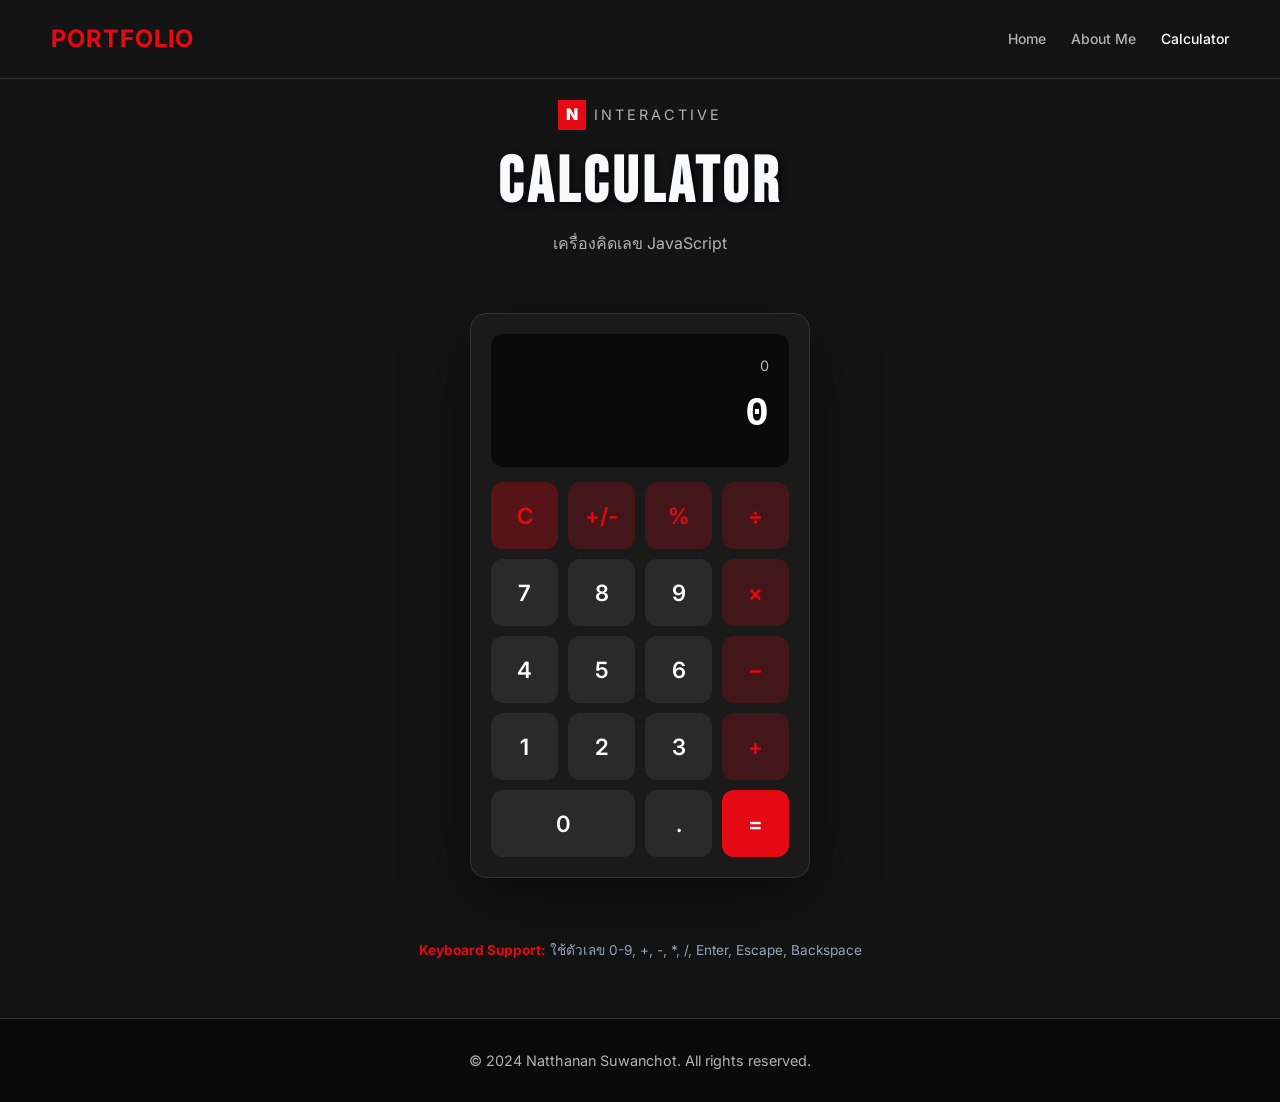
<file: calculator.html>
<!DOCTYPE html>
<html lang="th">
<head>
    <!-- 
        ============================================
        META TAGS
        กำหนดการเข้ารหัสและการแสดงผล
        ============================================
    -->
    <meta charset="UTF-8">
    <meta name="viewport" content="width=device-width, initial-scale=1.0">
    <meta name="description" content="เครื่องคิดเลข JavaScript - Natthanan Suwanchot">
    <title>เครื่องคิดเลข | Natthanan Suwanchot</title>
    
    <!-- 
        ============================================
        EXTERNAL FONTS
        โหลดฟอนต์ Bebas Neue และ Inter
        ============================================
    -->
    <link rel="preconnect" href="https://fonts.googleapis.com">
    <link rel="preconnect" href="https://fonts.gstatic.com" crossorigin>
    <link href="https://fonts.googleapis.com/css2?family=Bebas+Neue&family=Inter:wght@300;400;500;600;700&display=swap" rel="stylesheet">
    
    <!-- CSS หลัก -->
    <link rel="stylesheet" href="css/style.css">
    
    <!-- 
        ============================================
        NETFLIX-STYLE CSS สำหรับหน้า Calculator
        ============================================
    -->
    <style>
        /* ===== CSS Variables - Netflix Theme ===== */
        .netflix-calc {
            --netflix-red: #e50914;
            --netflix-dark: #141414;
            --netflix-darker: #0a0a0a;
            --netflix-card: #1a1a1a;
            --netflix-text: #ffffff;
            --netflix-gray: #b3b3b3;
            --netflix-border: #333333;
            font-family: 'Inter', 'Helvetica Neue', sans-serif;
            background-color: var(--netflix-dark);
            color: var(--netflix-text);
            min-height: 100vh;
            display: flex;
            flex-direction: column;
        }
        
        /* ===== NAVIGATION ===== */
        .netflix-nav {
            position: fixed;
            top: 0;
            left: 0;
            right: 0;
            z-index: 100;
            padding: 20px 4%;
            display: flex;
            justify-content: space-between;
            align-items: center;
            background-color: var(--netflix-dark);
            border-bottom: 1px solid var(--netflix-border);
        }
        
        .netflix-nav__logo {
            font-size: 1.5rem;
            font-weight: 700;
            color: var(--netflix-red);
            letter-spacing: 1px;
            text-transform: uppercase;
            text-decoration: none;
        }
        
        .netflix-nav__menu {
            display: flex;
            gap: 25px;
            list-style: none;
            margin: 0;
            padding: 0;
        }
        
        .netflix-nav__link {
            color: var(--netflix-gray);
            font-size: 14px;
            font-weight: 500;
            text-decoration: none;
            transition: color 0.2s ease;
        }
        
        .netflix-nav__link:hover,
        .netflix-nav__link--active {
            color: var(--netflix-text);
        }
        
        /* ===== MAIN CONTAINER ===== */
        .calc-container {
            flex: 1;
            display: flex;
            flex-direction: column;
            align-items: center;
            justify-content: center;
            padding: 100px 4% 40px;
        }
        
        /* ===== HEADER ===== */
        .calc-header {
            text-align: center;
            margin-bottom: 40px;
        }
        
        .calc-header__badge {
            display: inline-flex;
            align-items: center;
            gap: 8px;
            margin-bottom: 15px;
        }
        
        .calc-header__badge-icon {
            background-color: var(--netflix-red);
            color: white;
            font-weight: 900;
            padding: 2px 8px;
            font-size: 1rem;
        }
        
        .calc-header__badge-text {
            color: var(--netflix-gray);
            font-size: 0.9rem;
            letter-spacing: 3px;
            text-transform: uppercase;
        }
        
        .calc-header__title {
            font-family: 'Bebas Neue', Impact, sans-serif;
            font-size: clamp(2.5rem, 6vw, 4rem);
            letter-spacing: 4px;
            margin-bottom: 10px;
            text-shadow: 2px 2px 8px rgba(0, 0, 0, 0.8);
        }
        
        .calc-header__subtitle {
            color: var(--netflix-gray);
            font-size: 1rem;
        }
        
        /* ===== CALCULATOR ===== */
        .calculator {
            background-color: var(--netflix-card);
            border-radius: 16px;
            padding: 20px;
            box-shadow: 0 20px 60px rgba(0, 0, 0, 0.5);
            border: 1px solid var(--netflix-border);
            width: 100%;
            max-width: 340px;
        }
        
        /* Display */
        .calculator__display {
            background-color: var(--netflix-darker);
            border-radius: 12px;
            padding: 20px;
            margin-bottom: 15px;
            text-align: right;
            min-height: 100px;
            display: flex;
            flex-direction: column;
            justify-content: flex-end;
        }
        
        .calculator__equation {
            font-size: 0.9rem;
            color: var(--netflix-gray);
            min-height: 24px;
            word-break: break-all;
            margin-bottom: 5px;
        }
        
        .calculator__result {
            font-size: 2.5rem;
            font-weight: 700;
            font-family: 'SF Mono', 'Consolas', monospace;
            color: var(--netflix-text);
            word-break: break-all;
        }
        
        /* Keypad - CSS Grid 4 columns */
        .calculator__keypad {
            display: grid;
            grid-template-columns: repeat(4, 1fr);
            gap: 10px;
        }
        
        /* Keys */
        .calculator__key {
            aspect-ratio: 1;
            border-radius: 12px;
            font-size: 1.4rem;
            font-weight: 600;
            background-color: #2a2a2a;
            color: var(--netflix-text);
            border: none;
            cursor: pointer;
            transition: all 0.15s ease;
        }
        
        .calculator__key:hover {
            background-color: #3a3a3a;
        }
        
        .calculator__key:active {
            transform: scale(0.95);
        }
        
        /* Clear key - สีแดง Netflix */
        .calculator__key--clear {
            background-color: rgba(229, 9, 20, 0.3);
            color: var(--netflix-red);
        }
        
        .calculator__key--clear:hover {
            background-color: rgba(229, 9, 20, 0.5);
        }
        
        /* Operator keys - สีแดง Netflix */
        .calculator__key--operator {
            background-color: rgba(229, 9, 20, 0.2);
            color: var(--netflix-red);
        }
        
        .calculator__key--operator:hover {
            background-color: rgba(229, 9, 20, 0.4);
        }
        
        /* Zero key - กว้าง 2 columns */
        .calculator__key--zero {
            grid-column: span 2;
            aspect-ratio: auto;
            padding: 20px;
        }
        
        /* Equals key - สีแดง Netflix เต็ม */
        .calculator__key--equals {
            background-color: var(--netflix-red);
            color: white;
        }
        
        .calculator__key--equals:hover {
            background-color: #f40612;
        }
        
        /* ===== KEYBOARD INFO ===== */
        .calc-info {
            margin-top: 30px;
            text-align: center;
            color: var(--netflix-gray);
            font-size: 0.85rem;
        }
        
        .calc-info strong {
            color: var(--netflix-red);
        }
        
        /* ===== FOOTER ===== */
        .netflix-footer {
            background-color: var(--netflix-darker);
            padding: 30px 4%;
            text-align: center;
            border-top: 1px solid var(--netflix-border);
        }
        
        .netflix-footer__text {
            color: var(--netflix-gray);
            font-size: 0.9rem;
            margin: 0;
        }
        
        /* ===== RESPONSIVE ===== */
        @media (max-width: 768px) {
            .netflix-nav {
                padding: 15px 4%;
            }
            
            .netflix-nav__menu {
                gap: 15px;
            }
            
            .netflix-nav__link {
                font-size: 12px;
            }
            
            .calculator {
                max-width: 300px;
            }
            
            .calculator__key {
                font-size: 1.2rem;
            }
            
            .calculator__result {
                font-size: 2rem;
            }
        }
    </style>
</head>
<body class="netflix-calc">
    <!-- 
        ============================================
        NAVIGATION
        ============================================
    -->
    <header class="netflix-nav">
        <a href="index.html" class="netflix-nav__logo">Portfolio</a>
        <ul class="netflix-nav__menu">
            <li><a href="index.html" class="netflix-nav__link">Home</a></li>
            <li><a href="cv.html" class="netflix-nav__link">About Me</a></li>
            <li><a href="calculator.html" class="netflix-nav__link netflix-nav__link--active" aria-current="page">Calculator</a></li>
        </ul>
    </header>

    <!-- 
        ============================================
        MAIN CONTENT
        ============================================
    -->
    <main class="calc-container">
        <!-- Header -->
        <div class="calc-header">
            <div class="calc-header__badge">
                <span class="calc-header__badge-icon">N</span>
                <span class="calc-header__badge-text">Interactive</span>
            </div>
            <h1 class="calc-header__title">CALCULATOR</h1>
            <p class="calc-header__subtitle">เครื่องคิดเลข JavaScript</p>
        </div>

        <!-- 
            ============================================
            CALCULATOR COMPONENT
            ใช้ CSS Grid จัดวางปุ่ม 4 คอลัมน์
            ============================================
        -->
        <div class="calculator" role="application" aria-label="เครื่องคิดเลข">
            <!-- Display -->
            <div class="calculator__display">
                <div class="calculator__equation" aria-live="polite">0</div>
                <div class="calculator__result" aria-live="polite">0</div>
            </div>
            
            <!-- 
                Keypad - ใช้ Event Delegation
                ผูก Event กับ container แทนที่จะผูกกับปุ่มแต่ละปุ่ม
            -->
            <div class="calculator__keypad">
                <!-- Row 1 -->
                <button type="button" class="calculator__key calculator__key--clear" data-action="clear">C</button>
                <button type="button" class="calculator__key calculator__key--operator" data-action="sign">+/-</button>
                <button type="button" class="calculator__key calculator__key--operator" data-action="percent">%</button>
                <button type="button" class="calculator__key calculator__key--operator" data-action="operator" data-value="÷">÷</button>
                
                <!-- Row 2 -->
                <button type="button" class="calculator__key" data-action="number" data-value="7">7</button>
                <button type="button" class="calculator__key" data-action="number" data-value="8">8</button>
                <button type="button" class="calculator__key" data-action="number" data-value="9">9</button>
                <button type="button" class="calculator__key calculator__key--operator" data-action="operator" data-value="×">×</button>
                
                <!-- Row 3 -->
                <button type="button" class="calculator__key" data-action="number" data-value="4">4</button>
                <button type="button" class="calculator__key" data-action="number" data-value="5">5</button>
                <button type="button" class="calculator__key" data-action="number" data-value="6">6</button>
                <button type="button" class="calculator__key calculator__key--operator" data-action="operator" data-value="-">−</button>
                
                <!-- Row 4 -->
                <button type="button" class="calculator__key" data-action="number" data-value="1">1</button>
                <button type="button" class="calculator__key" data-action="number" data-value="2">2</button>
                <button type="button" class="calculator__key" data-action="number" data-value="3">3</button>
                <button type="button" class="calculator__key calculator__key--operator" data-action="operator" data-value="+">+</button>
                
                <!-- Row 5 -->
                <button type="button" class="calculator__key calculator__key--zero" data-action="number" data-value="0">0</button>
                <button type="button" class="calculator__key" data-action="decimal">.</button>
                <button type="button" class="calculator__key calculator__key--equals" data-action="equals">=</button>
            </div>
        </div>

        <!-- Keyboard Info -->
        <div class="calc-info">
            <p><strong>Keyboard Support:</strong> ใช้ตัวเลข 0-9, +, -, *, /, Enter, Escape, Backspace</p>
        </div>
    </main>

    <!-- 
        ============================================
        FOOTER
        ============================================
    -->
    <footer class="netflix-footer">
        <p class="netflix-footer__text">&copy; 2024 Natthanan Suwanchot. All rights reserved.</p>
    </footer>

    <!-- 
        ============================================
        JAVASCRIPT
        เชื่อมต่อไฟล์ JavaScript ภายนอก
        ============================================
    -->
    <script src="js/calculator.js"></script>
</body>
</html>
</file>
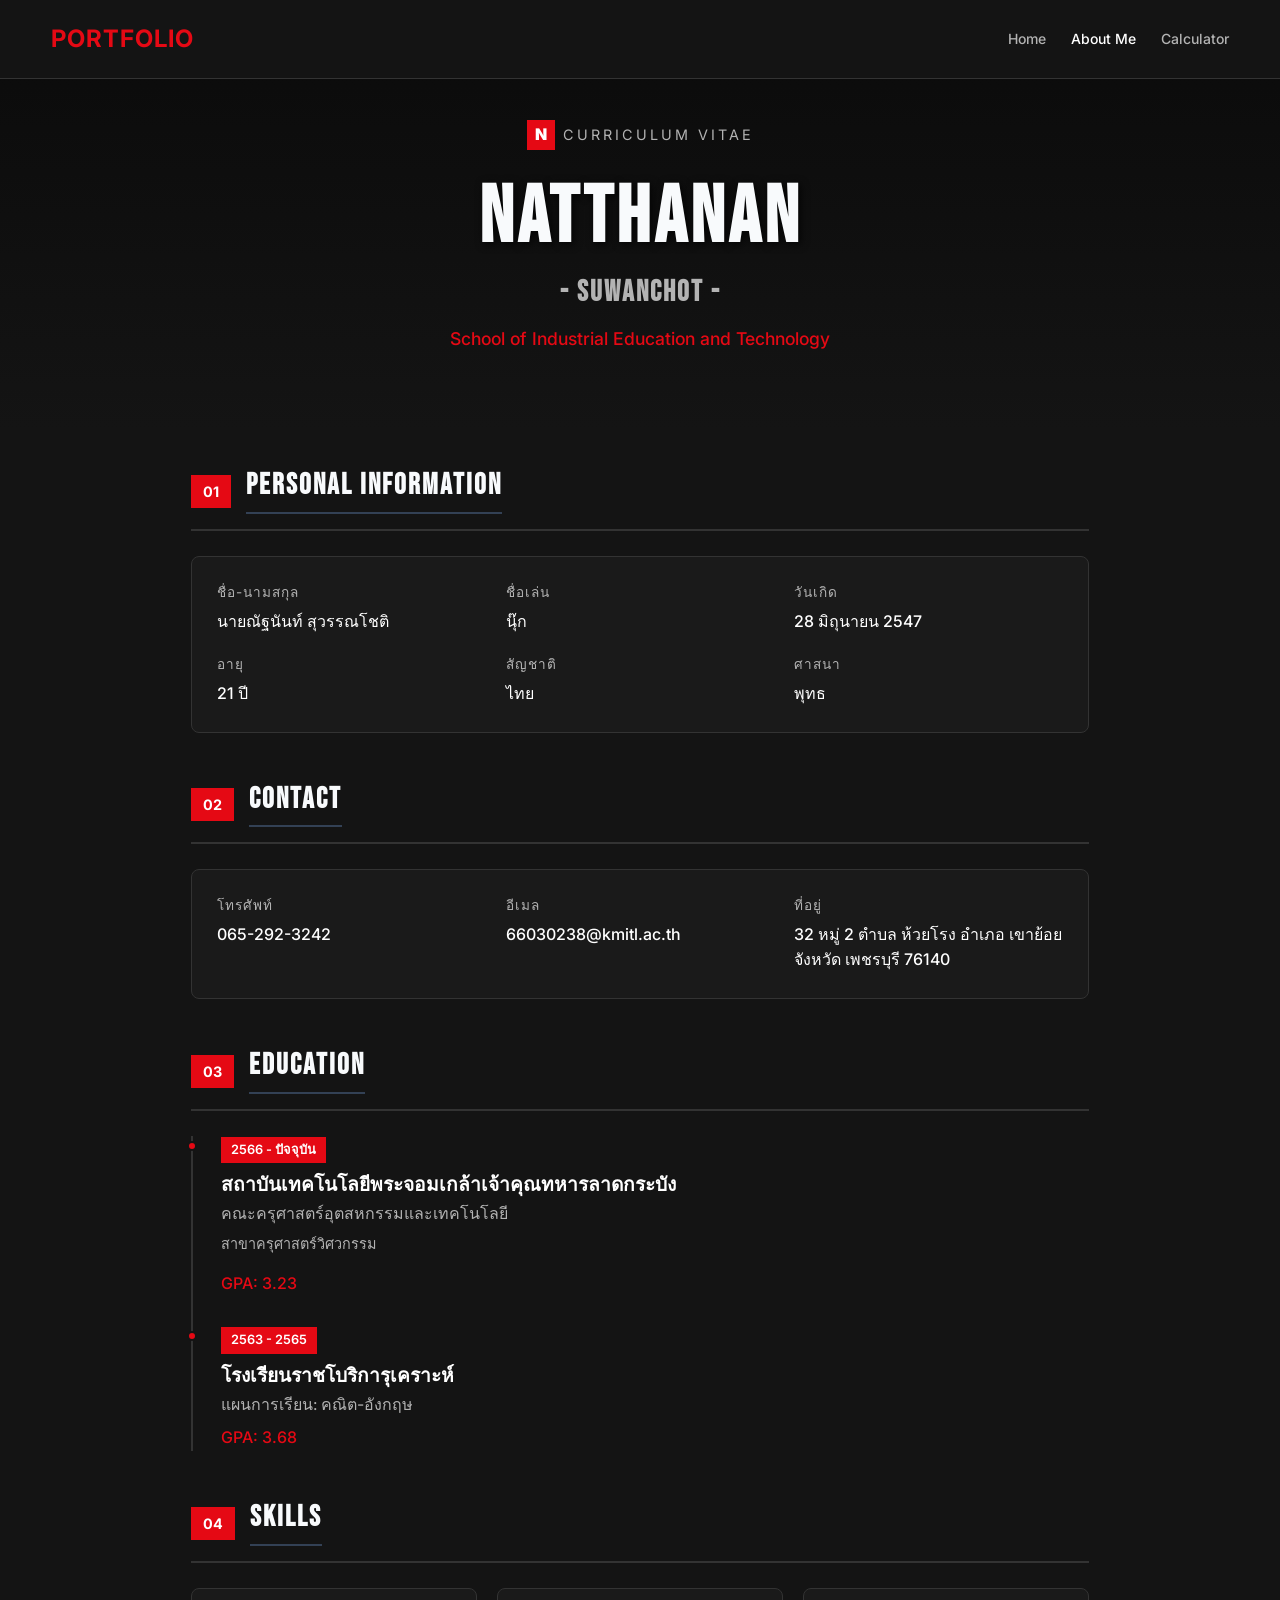
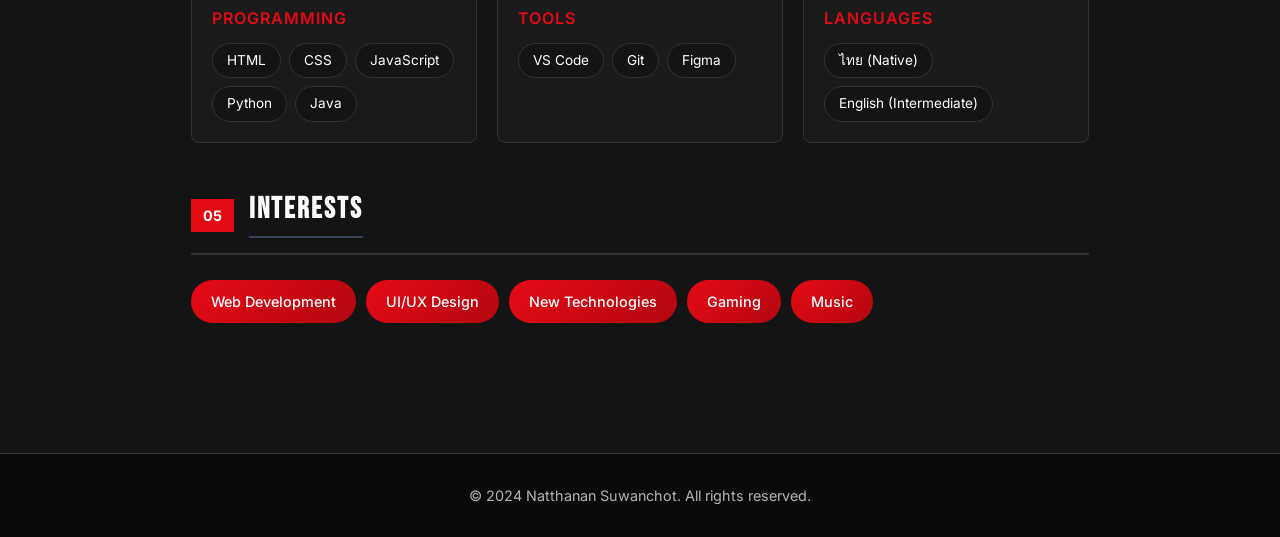
<file: cv.html>
<!DOCTYPE html>
<html lang="th">
<head>
    <!-- 
        ============================================
        META TAGS
        กำหนดการเข้ารหัสและการแสดงผล
        ============================================
    -->
    <meta charset="UTF-8">
    <meta name="viewport" content="width=device-width, initial-scale=1.0">
    <meta name="description" content="ประวัติส่วนตัว - Natthanan Suwanchot">
    <title>ประวัติ | Natthanan Suwanchot</title>
    
    <!-- 
        ============================================
        EXTERNAL FONTS
        โหลดฟอนต์ Bebas Neue สำหรับหัวข้อ
        และ Inter สำหรับข้อความทั่วไป
        ============================================
    -->
    <link rel="preconnect" href="https://fonts.googleapis.com">
    <link rel="preconnect" href="https://fonts.gstatic.com" crossorigin>
    <link href="https://fonts.googleapis.com/css2?family=Bebas+Neue&family=Inter:wght@300;400;500;600;700&display=swap" rel="stylesheet">
    
    <!-- CSS หลัก -->
    <link rel="stylesheet" href="css/style.css">
    
    <!-- 
        ============================================
        NETFLIX-STYLE CSS สำหรับหน้า CV
        ============================================
    -->
    <style>
        /* ===== CSS Variables - Netflix Theme ===== */
        .netflix-cv {
            --netflix-red: #e50914;
            --netflix-dark: #141414;
            --netflix-darker: #0a0a0a;
            --netflix-card: #1a1a1a;
            --netflix-text: #ffffff;
            --netflix-gray: #b3b3b3;
            --netflix-border: #333333;
            font-family: 'Inter', 'Helvetica Neue', sans-serif;
            background-color: var(--netflix-dark);
            color: var(--netflix-text);
            min-height: 100vh;
        }
        
        /* ===== NAVIGATION - Netflix Style ===== */
        .netflix-nav {
            position: fixed;
            top: 0;
            left: 0;
            right: 0;
            z-index: 100;
            padding: 20px 4%;
            display: flex;
            justify-content: space-between;
            align-items: center;
            background-color: var(--netflix-dark);
            border-bottom: 1px solid var(--netflix-border);
        }
        
        .netflix-nav__logo {
            font-size: 1.5rem;
            font-weight: 700;
            color: var(--netflix-red);
            letter-spacing: 1px;
            text-transform: uppercase;
            text-decoration: none;
        }
        
        .netflix-nav__menu {
            display: flex;
            gap: 25px;
            list-style: none;
            margin: 0;
            padding: 0;
        }
        
        .netflix-nav__link {
            color: var(--netflix-gray);
            font-size: 14px;
            font-weight: 500;
            text-decoration: none;
            transition: color 0.2s ease;
        }
        
        .netflix-nav__link:hover,
        .netflix-nav__link--active {
            color: var(--netflix-text);
        }
        
        /* ===== CV HEADER - Hero Style ===== */
        .cv-hero {
            padding: 120px 4% 60px;
            background: linear-gradient(180deg, var(--netflix-darker) 0%, var(--netflix-dark) 100%);
            text-align: center;
        }
        
        .cv-hero__badge {
            display: inline-flex;
            align-items: center;
            gap: 8px;
            margin-bottom: 20px;
        }
        
        .cv-hero__badge-icon {
            background-color: var(--netflix-red);
            color: white;
            font-weight: 900;
            padding: 2px 8px;
            font-size: 1rem;
        }
        
        .cv-hero__badge-text {
            color: var(--netflix-gray);
            font-size: 0.9rem;
            letter-spacing: 3px;
            text-transform: uppercase;
        }
        
        .cv-hero__title {
            font-family: 'Bebas Neue', Impact, sans-serif;
            font-size: clamp(3rem, 8vw, 5rem);
            letter-spacing: 4px;
            margin-bottom: 10px;
            text-shadow: 2px 2px 8px rgba(0, 0, 0, 0.8);
        }
        
        .cv-hero__subtitle {
            font-family: 'Bebas Neue', Impact, sans-serif;
            font-size: clamp(1.2rem, 3vw, 1.8rem);
            color: var(--netflix-gray);
            letter-spacing: 2px;
            margin-bottom: 15px;
        }
        
        .cv-hero__tagline {
            color: var(--netflix-red);
            font-size: 1.1rem;
            font-weight: 500;
        }
        
        /* ===== CV CONTENT ===== */
        .cv-content {
            max-width: 1000px;
            margin: 0 auto;
            padding: 40px 4% 80px;
        }
        
        /* ===== SECTION STYLING ===== */
        .cv-section {
            margin-bottom: 50px;
            opacity: 0;
            transform: translateY(20px);
            animation: fadeInUp 0.6s ease forwards;
        }
        
        .cv-section:nth-child(1) { animation-delay: 0.1s; }
        .cv-section:nth-child(2) { animation-delay: 0.2s; }
        .cv-section:nth-child(3) { animation-delay: 0.3s; }
        .cv-section:nth-child(4) { animation-delay: 0.4s; }
        .cv-section:nth-child(5) { animation-delay: 0.5s; }
        
        @keyframes fadeInUp {
            to {
                opacity: 1;
                transform: translateY(0);
            }
        }
        
        .cv-section__header {
            display: flex;
            align-items: center;
            gap: 15px;
            margin-bottom: 25px;
            padding-bottom: 15px;
            border-bottom: 2px solid var(--netflix-border);
        }
        
        .cv-section__number {
            background-color: var(--netflix-red);
            color: white;
            font-weight: 700;
            padding: 5px 12px;
            font-size: 0.9rem;
        }
        
        .cv-section__title {
            font-family: 'Bebas Neue', Impact, sans-serif;
            font-size: 1.8rem;
            letter-spacing: 2px;
            margin: 0;
        }
        
        /* ===== INFO CARD ===== */
        .cv-card {
            background-color: var(--netflix-card);
            border-radius: 8px;
            padding: 25px;
            border: 1px solid var(--netflix-border);
        }
        
        .cv-info-grid {
            display: grid;
            grid-template-columns: repeat(auto-fit, minmax(200px, 1fr));
            gap: 20px;
        }
        
        .cv-info-item {
            display: flex;
            flex-direction: column;
            gap: 5px;
        }
        
        .cv-info-item__label {
            font-size: 0.85rem;
            color: var(--netflix-gray);
            text-transform: uppercase;
            letter-spacing: 1px;
        }
        
        .cv-info-item__value {
            font-size: 1rem;
            font-weight: 500;
            color: var(--netflix-text);
        }
        
        /* ===== TIMELINE ===== */
        .cv-timeline {
            position: relative;
            padding-left: 30px;
        }
        
        .cv-timeline::before {
            content: '';
            position: absolute;
            left: 0;
            top: 0;
            bottom: 0;
            width: 2px;
            background-color: var(--netflix-border);
        }
        
        .cv-timeline-item {
            position: relative;
            margin-bottom: 30px;
        }
        
        .cv-timeline-item:last-child {
            margin-bottom: 0;
        }
        
        .cv-timeline-item::before {
            content: '';
            position: absolute;
            left: -34px;
            top: 5px;
            width: 10px;
            height: 10px;
            border-radius: 50%;
            background-color: var(--netflix-red);
            border: 2px solid var(--netflix-dark);
        }
        
        .cv-timeline-item__year {
            display: inline-block;
            background-color: var(--netflix-red);
            color: white;
            padding: 3px 10px;
            font-size: 0.8rem;
            font-weight: 600;
            margin-bottom: 10px;
        }
        
        .cv-timeline-item__title {
            font-size: 1.2rem;
            font-weight: 600;
            margin-bottom: 5px;
            color: var(--netflix-text);
        }
        
        .cv-timeline-item__subtitle {
            color: var(--netflix-gray);
            margin-bottom: 5px;
        }
        
        .cv-timeline-item__detail {
            font-size: 0.9rem;
            color: var(--netflix-gray);
        }
        
        .cv-timeline-item__gpa {
            margin-top: 8px;
            color: var(--netflix-red);
            font-weight: 500;
        }
        
        /* ===== SKILLS ===== */
        .cv-skills-grid {
            display: grid;
            grid-template-columns: repeat(auto-fit, minmax(250px, 1fr));
            gap: 20px;
        }
        
        .cv-skill-category {
            background-color: var(--netflix-card);
            border-radius: 8px;
            padding: 20px;
            border: 1px solid var(--netflix-border);
        }
        
        .cv-skill-category__title {
            font-size: 1rem;
            font-weight: 600;
            margin-bottom: 15px;
            color: var(--netflix-red);
            text-transform: uppercase;
            letter-spacing: 1px;
        }
        
        .cv-skill-tags {
            display: flex;
            flex-wrap: wrap;
            gap: 8px;
        }
        
        .cv-skill-tag {
            background-color: var(--netflix-dark);
            color: var(--netflix-text);
            padding: 6px 14px;
            border-radius: 20px;
            font-size: 0.85rem;
            border: 1px solid var(--netflix-border);
            transition: all 0.2s ease;
        }
        
        .cv-skill-tag:hover {
            border-color: var(--netflix-red);
            color: var(--netflix-red);
        }
        
        /* ===== INTERESTS ===== */
        .cv-interests {
            display: flex;
            flex-wrap: wrap;
            gap: 10px;
        }
        
        .cv-interest-item {
            background: linear-gradient(135deg, var(--netflix-red), #b20710);
            color: white;
            padding: 10px 20px;
            border-radius: 25px;
            font-size: 0.9rem;
            font-weight: 500;
        }
        
        /* ===== FOOTER ===== */
        .netflix-footer {
            background-color: var(--netflix-darker);
            padding: 30px 4%;
            text-align: center;
            border-top: 1px solid var(--netflix-border);
        }
        
        .netflix-footer__text {
            color: var(--netflix-gray);
            font-size: 0.9rem;
            margin: 0;
        }
        
        /* ===== RESPONSIVE ===== */
        @media (max-width: 768px) {
            .netflix-nav {
                padding: 15px 4%;
            }
            
            .netflix-nav__menu {
                gap: 15px;
            }
            
            .netflix-nav__link {
                font-size: 12px;
            }
            
            .cv-hero {
                padding: 100px 4% 40px;
            }
            
            .cv-section__header {
                flex-direction: column;
                align-items: flex-start;
                gap: 10px;
            }
            
            .cv-info-grid {
                grid-template-columns: 1fr;
            }
        }
    </style>
</head>
<body class="netflix-cv">
    <!-- 
        ============================================
        NAVIGATION
        แถบนำทางแบบ Netflix
        ============================================
    -->
    <header class="netflix-nav">
        <a href="index.html" class="netflix-nav__logo">Portfolio</a>
        <ul class="netflix-nav__menu">
            <li><a href="index.html" class="netflix-nav__link">Home</a></li>
            <li><a href="cv.html" class="netflix-nav__link netflix-nav__link--active" aria-current="page">About Me</a></li>
            <li><a href="calculator.html" class="netflix-nav__link">Calculator</a></li>
        </ul>
    </header>

    <!-- 
        ============================================
        MAIN CONTENT
        ============================================
    -->
    <main>
        <!-- 
            CV HERO SECTION
            ส่วนหัวแสดงชื่อแบบ cinematic
        -->
        <section class="cv-hero">
            <div class="cv-hero__badge">
                <span class="cv-hero__badge-icon">N</span>
                <span class="cv-hero__badge-text">Curriculum Vitae</span>
            </div>
            <h1 class="cv-hero__title">NATTHANAN</h1>
            <h2 class="cv-hero__subtitle">- Suwanchot -</h2>
            <p class="cv-hero__tagline">School of Industrial Education and Technology</p>
        </section>

        <!-- 
            CV CONTENT
            เนื้อหาหลักของ CV
        -->
        <div class="cv-content">
            <!-- 
                ========================================
                SECTION: ข้อมูลส่วนตัว
                ========================================
            -->
            <section class="cv-section">
                <div class="cv-section__header">
                    <span class="cv-section__number">01</span>
                    <h3 class="cv-section__title">PERSONAL INFORMATION</h3>
                </div>
                <div class="cv-card">
                    <div class="cv-info-grid">
                        <div class="cv-info-item">
                            <span class="cv-info-item__label">ชื่อ-นามสกุล</span>
                            <span class="cv-info-item__value">นายณัฐนันท์ สุวรรณโชติ</span>
                        </div>
                        <div class="cv-info-item">
                            <span class="cv-info-item__label">ชื่อเล่น</span>
                            <span class="cv-info-item__value">นุ๊ก</span>
                        </div>
                        <div class="cv-info-item">
                            <span class="cv-info-item__label">วันเกิด</span>
                            <span class="cv-info-item__value">28 มิถุนายน 2547</span>
                        </div>
                        <div class="cv-info-item">
                            <span class="cv-info-item__label">อายุ</span>
                            <span class="cv-info-item__value">21 ปี</span>
                        </div>
                        <div class="cv-info-item">
                            <span class="cv-info-item__label">สัญชาติ</span>
                            <span class="cv-info-item__value">ไทย</span>
                        </div>
                        <div class="cv-info-item">
                            <span class="cv-info-item__label">ศาสนา</span>
                            <span class="cv-info-item__value">พุทธ</span>
                        </div>
                    </div>
                </div>
            </section>

            <!-- 
                ========================================
                SECTION: ข้อมูลติดต่อ
                ========================================
            -->
            <section class="cv-section">
                <div class="cv-section__header">
                    <span class="cv-section__number">02</span>
                    <h3 class="cv-section__title">CONTACT</h3>
                </div>
                <div class="cv-card">
                    <div class="cv-info-grid">
                        <div class="cv-info-item">
                            <span class="cv-info-item__label">โทรศัพท์</span>
                            <span class="cv-info-item__value">065-292-3242</span>
                        </div>
                        <div class="cv-info-item">
                            <span class="cv-info-item__label">อีเมล</span>
                            <span class="cv-info-item__value">66030238@kmitl.ac.th</span>
                        </div>
                        <div class="cv-info-item">
                            <span class="cv-info-item__label">ที่อยู่</span>
                            <span class="cv-info-item__value">32 หมู่ 2 ตำบล ห้วยโรง อำเภอ เขาย้อย จังหวัด เพชรบุรี 76140</span>
                        </div>
                    </div>
                </div>
            </section>

            <!-- 
                ========================================
                SECTION: การศึกษา
                ใช้ Timeline Layout
                ========================================
            -->
            <section class="cv-section">
                <div class="cv-section__header">
                    <span class="cv-section__number">03</span>
                    <h3 class="cv-section__title">EDUCATION</h3>
                </div>
                <div class="cv-timeline">
                    <!-- Timeline Item 1 -->
                    <article class="cv-timeline-item">
                        <span class="cv-timeline-item__year">2566 - ปัจจุบัน</span>
                        <h4 class="cv-timeline-item__title">สถาบันเทคโนโลยีพระจอมเกล้าเจ้าคุณทหารลาดกระบัง</h4>
                        <p class="cv-timeline-item__subtitle">คณะครุศาสตร์อุตสหกรรมและเทคโนโลยี</p>
                        <p class="cv-timeline-item__detail">สาขาครุศาสตร์วิศวกรรม</p>
                        <p class="cv-timeline-item__gpa">GPA: 3.23</p>
                    </article>
                    
                    <!-- Timeline Item 2 -->
                    <article class="cv-timeline-item">
                        <span class="cv-timeline-item__year">2563 - 2565</span>
                        <h4 class="cv-timeline-item__title">โรงเรียนราชโบริการุเคราะห์</h4>
                        <p class="cv-timeline-item__subtitle">แผนการเรียน: คณิต-อังกฤษ</p>
                        <p class="cv-timeline-item__gpa">GPA: 3.68</p>
                    </article>
                </div>
            </section>

            <!-- 
                ========================================
                SECTION: ทักษะ
                ใช้ CSS Grid แสดง Skill Cards
                ========================================
            -->
            <section class="cv-section">
                <div class="cv-section__header">
                    <span class="cv-section__number">04</span>
                    <h3 class="cv-section__title">SKILLS</h3>
                </div>
                <div class="cv-skills-grid">
                    <!-- Programming -->
                    <div class="cv-skill-category">
                        <h4 class="cv-skill-category__title">Programming</h4>
                        <div class="cv-skill-tags">
                            <span class="cv-skill-tag">HTML</span>
                            <span class="cv-skill-tag">CSS</span>
                            <span class="cv-skill-tag">JavaScript</span>
                            <span class="cv-skill-tag">Python</span>
                            <span class="cv-skill-tag">Java</span>
                        </div>
                    </div>
                    
                    <!-- Tools -->
                    <div class="cv-skill-category">
                        <h4 class="cv-skill-category__title">Tools</h4>
                        <div class="cv-skill-tags">
                            <span class="cv-skill-tag">VS Code</span>
                            <span class="cv-skill-tag">Git</span>
                            <span class="cv-skill-tag">Figma</span>
                        </div>
                    </div>
                    
                    <!-- Languages -->
                    <div class="cv-skill-category">
                        <h4 class="cv-skill-category__title">Languages</h4>
                        <div class="cv-skill-tags">
                            <span class="cv-skill-tag">ไทย (Native)</span>
                            <span class="cv-skill-tag">English (Intermediate)</span>
                        </div>
                    </div>
                </div>
            </section>

            <!-- 
                ========================================
                SECTION: ความสนใจ
                ========================================
            -->
            <section class="cv-section">
                <div class="cv-section__header">
                    <span class="cv-section__number">05</span>
                    <h3 class="cv-section__title">INTERESTS</h3>
                </div>
                <div class="cv-interests">
                    <span class="cv-interest-item">Web Development</span>
                    <span class="cv-interest-item">UI/UX Design</span>
                    <span class="cv-interest-item">New Technologies</span>
                    <span class="cv-interest-item">Gaming</span>
                    <span class="cv-interest-item">Music</span>
                </div>
            </section>
        </div>
    </main>

    <!-- 
        ============================================
        FOOTER
        ============================================
    -->
    <footer class="netflix-footer">
        <p class="netflix-footer__text">&copy; 2024 Natthanan Suwanchot. All rights reserved.</p>
    </footer>
</body>
</html>
</file>
<file: css/style.css>
/* ============================================
   PERSONAL WEBSITE - MAIN STYLESHEET
   ============================================
   
   สารบัญ (Table of Contents):
   1. CSS Variables (Custom Properties)
   2. CSS Reset & Base Styles
   3. Typography
   4. Layout Components
   5. Header & Navigation
   6. Buttons
   7. Cards
   8. Hero Section
   9. About Section
   10. Skills Section
   11. CV Page Styles
   12. Calculator Styles
   13. Footer
   14. Responsive Breakpoints
   
   ============================================ */

/* ============================================
   1. CSS VARIABLES (CUSTOM PROPERTIES)
   ============================================
   กำหนดค่าสีและฟอนต์หลักที่ใช้ทั้งเว็บไซต์
   ทำให้ง่ายต่อการแก้ไขและ maintain
*/
:root {
    /* ===== Color Palette ===== */
    /* สีหลัก - Teal/Cyan */
    --color-primary: #14b8a6;
    --color-primary-light: #2dd4bf;
    --color-primary-dark: #0d9488;
    
    /* สีพื้นหลัง - Dark Theme */
    --color-bg-dark: #0f172a;
    --color-bg-card: #1e293b;
    --color-bg-card-hover: #334155;
    
    /* สีข้อความ */
    --color-text-primary: #f8fafc;
    --color-text-secondary: #94a3b8;
    --color-text-muted: #64748b;
    
    /* สีเส้นขอบ */
    --color-border: #334155;
    --color-border-light: #475569;
    
    /* สีสำหรับ Calculator */
    --color-calc-key: #334155;
    --color-calc-key-hover: #475569;
    --color-calc-operator: #f59e0b;
    --color-calc-equals: #14b8a6;
    --color-calc-clear: #ef4444;
    
    /* ===== Typography ===== */
    /* ฟอนต์หลัก - ใช้ System Font Stack เพื่อ Performance */
    --font-family-primary: 'Segoe UI', system-ui, -apple-system, sans-serif;
    --font-family-mono: 'SF Mono', 'Consolas', 'Liberation Mono', monospace;
    
    /* ขนาดฟอนต์ */
    --font-size-xs: 0.75rem;    /* 12px */
    --font-size-sm: 0.875rem;   /* 14px */
    --font-size-base: 1rem;     /* 16px */
    --font-size-lg: 1.125rem;   /* 18px */
    --font-size-xl: 1.25rem;    /* 20px */
    --font-size-2xl: 1.5rem;    /* 24px */
    --font-size-3xl: 1.875rem;  /* 30px */
    --font-size-4xl: 2.25rem;   /* 36px */
    
    /* ===== Spacing ===== */
    --spacing-xs: 0.25rem;   /* 4px */
    --spacing-sm: 0.5rem;    /* 8px */
    --spacing-md: 1rem;      /* 16px */
    --spacing-lg: 1.5rem;    /* 24px */
    --spacing-xl: 2rem;      /* 32px */
    --spacing-2xl: 3rem;     /* 48px */
    --spacing-3xl: 4rem;     /* 64px */
    
    /* ===== Border Radius ===== */
    --radius-sm: 0.375rem;   /* 6px */
    --radius-md: 0.5rem;     /* 8px */
    --radius-lg: 0.75rem;    /* 12px */
    --radius-xl: 1rem;       /* 16px */
    --radius-full: 9999px;   /* Fully rounded */
    
    /* ===== Shadows ===== */
    --shadow-sm: 0 1px 2px rgba(0, 0, 0, 0.3);
    --shadow-md: 0 4px 6px rgba(0, 0, 0, 0.3);
    --shadow-lg: 0 10px 15px rgba(0, 0, 0, 0.3);
    
    /* ===== Transitions ===== */
    --transition-fast: 150ms ease;
    --transition-normal: 250ms ease;
    --transition-slow: 350ms ease;
    
    /* ===== Container Widths ===== */
    --container-sm: 640px;
    --container-md: 768px;
    --container-lg: 1024px;
    --container-xl: 1200px;
}


/* ============================================
   2. CSS RESET & BASE STYLES
   ============================================
   รีเซ็ตค่า default ของ browser เพื่อความสม่ำเสมอ
*/

/* Box sizing reset */
*,
*::before,
*::after {
    box-sizing: border-box;
    margin: 0;
    padding: 0;
}

/* HTML & Body base styles */
html {
    /* ทำให้ 1rem = 16px */
    font-size: 100%;
    /* Smooth scrolling */
    scroll-behavior: smooth;
}

body {
    font-family: var(--font-family-primary);
    font-size: var(--font-size-base);
    line-height: 1.6;
    color: var(--color-text-primary);
    background-color: var(--color-bg-dark);
    /* ป้องกัน horizontal scroll */
    overflow-x: hidden;
    /* Minimum height เต็มหน้าจอ */
    min-height: 100vh;
}

/* Remove default list styles */
ul, ol {
    list-style: none;
}

/* Remove default link styles */
a {
    text-decoration: none;
    color: inherit;
}

/* Make images responsive by default */
img {
    max-width: 100%;
    height: auto;
    display: block;
}

/* Remove default button styles */
button {
    font-family: inherit;
    font-size: inherit;
    cursor: pointer;
    border: none;
    background: none;
}

/* Focus styles for accessibility */
:focus-visible {
    outline: 2px solid var(--color-primary);
    outline-offset: 2px;
}


/* ============================================
   3. TYPOGRAPHY
   ============================================
   สไตล์สำหรับ headings และ text elements
*/

h1, h2, h3, h4, h5, h6 {
    font-weight: 700;
    line-height: 1.2;
    color: var(--color-text-primary);
}

h1 { font-size: var(--font-size-4xl); }
h2 { font-size: var(--font-size-3xl); }
h3 { font-size: var(--font-size-2xl); }
h4 { font-size: var(--font-size-xl); }

p {
    margin-bottom: var(--spacing-md);
    color: var(--color-text-secondary);
}

/* Section title - ใช้ร่วมกันทั้งเว็บ */
.section__title {
    font-size: var(--font-size-2xl);
    text-align: center;
    margin-bottom: var(--spacing-xl);
    color: var(--color-text-primary);
}


/* ============================================
   4. LAYOUT COMPONENTS
   ============================================
   Container และ layout utilities
*/

/* Main content wrapper */
.main {
    /* ให้พื้นที่สำหรับ fixed header */
    padding-top: 80px;
}

/* Generic container */
.container {
    width: 100%;
    max-width: var(--container-xl);
    margin: 0 auto;
    padding: 0 var(--spacing-md);
}


/* ============================================
   5. HEADER & NAVIGATION
   ============================================
   ส่วนหัวและเมนูนำทาง - ใช้ Flexbox จัดเรียง
*/

/* Header - fixed ที่ด้านบน */
.header {
    position: fixed;
    top: 0;
    left: 0;
    right: 0;
    z-index: 1000;
    background-color: rgba(15, 23, 42, 0.95);
    backdrop-filter: blur(10px);
    border-bottom: 1px solid var(--color-border);
}

/* Header container - ใช้ Flexbox */
.header__container {
    max-width: var(--container-xl);
    margin: 0 auto;
    padding: var(--spacing-md);
    /* Flexbox: จัดเรียง logo และ nav */
    display: flex;
    justify-content: space-between;
    align-items: center;
}

/* Logo styles */
.header__logo {
    display: flex;
    align-items: center;
    gap: var(--spacing-sm);
    font-weight: 700;
    font-size: var(--font-size-lg);
    color: var(--color-text-primary);
    transition: color var(--transition-fast);
}

.header__logo:hover {
    color: var(--color-primary);
}

.header__logo-icon {
    color: var(--color-primary);
    font-family: var(--font-family-mono);
}

/* Navigation - ใช้ Flexbox */
.nav__list {
    /* Flexbox: จัดเรียงเมนูในแนวนอน */
    display: flex;
    gap: var(--spacing-xs);
}

.nav__link {
    display: block;
    padding: var(--spacing-sm) var(--spacing-md);
    border-radius: var(--radius-md);
    color: var(--color-text-secondary);
    font-weight: 500;
    transition: all var(--transition-fast);
}

.nav__link:hover {
    color: var(--color-text-primary);
    background-color: var(--color-bg-card);
}

/* Active state - Modifier class ตาม BEM */
.nav__link--active {
    color: var(--color-primary);
    background-color: rgba(20, 184, 166, 0.1);
}


/* ============================================
   6. BUTTONS
   ============================================
   ปุ่มต่างๆ - ใช้ BEM Modifier
*/

.btn {
    display: inline-flex;
    align-items: center;
    justify-content: center;
    padding: var(--spacing-sm) var(--spacing-lg);
    border-radius: var(--radius-md);
    font-weight: 600;
    font-size: var(--font-size-base);
    transition: all var(--transition-fast);
    cursor: pointer;
}

/* Primary button - สีหลัก */
.btn--primary {
    background-color: var(--color-primary);
    color: var(--color-bg-dark);
}

.btn--primary:hover {
    background-color: var(--color-primary-light);
    transform: translateY(-2px);
    box-shadow: var(--shadow-md);
}

/* Secondary button - outline style */
.btn--secondary {
    background-color: transparent;
    color: var(--color-primary);
    border: 2px solid var(--color-primary);
}

.btn--secondary:hover {
    background-color: var(--color-primary);
    color: var(--color-bg-dark);
}


/* ============================================
   7. CARDS
   ============================================
   Card component - ใช้ซ้ำได้หลายที่
*/

.card {
    background-color: var(--color-bg-card);
    border-radius: var(--radius-lg);
    padding: var(--spacing-lg);
    border: 1px solid var(--color-border);
    transition: all var(--transition-normal);
}

.card:hover {
    transform: translateY(-4px);
    border-color: var(--color-primary);
    box-shadow: var(--shadow-lg);
}

.card__icon {
    font-size: var(--font-size-3xl);
    margin-bottom: var(--spacing-md);
}

.card__title {
    font-size: var(--font-size-lg);
    margin-bottom: var(--spacing-sm);
    color: var(--color-text-primary);
}

.card__text {
    font-size: var(--font-size-sm);
    color: var(--color-text-secondary);
    margin-bottom: 0;
}


/* ============================================
   8. HERO SECTION
   ============================================
   ส่วน Hero ในหน้าแรก
*/

.hero {
    padding: var(--spacing-3xl) var(--spacing-md);
    min-height: calc(100vh - 80px);
    /* Flexbox: จัดกึ่งกลางแนวตั้ง */
    display: flex;
    align-items: center;
}

.hero__container {
    max-width: var(--container-lg);
    margin: 0 auto;
    /* Flexbox: จัดเรียง mobile-first (แนวตั้ง) */
    display: flex;
    flex-direction: column;
    align-items: center;
    text-align: center;
    gap: var(--spacing-xl);
}

/* รูปโปรไฟล์ */
.hero__image-wrapper {
    flex-shrink: 0;
}

.hero__image-placeholder {
    width: 180px;
    height: 180px;
    border-radius: var(--radius-full);
    background: linear-gradient(135deg, var(--color-primary), var(--color-primary-dark));
    display: flex;
    align-items: center;
    justify-content: center;
    border: 4px solid var(--color-bg-card);
    box-shadow: var(--shadow-lg);
}

.hero__image-icon {
    font-size: 4rem;
}

/* Hero content */
.hero__greeting {
    font-size: var(--font-size-lg);
    color: var(--color-primary);
    margin-bottom: var(--spacing-sm);
}

.hero__title {
    font-size: var(--font-size-3xl);
    margin-bottom: var(--spacing-sm);
}

.hero__name {
    color: var(--color-primary);
}

.hero__subtitle {
    font-size: var(--font-size-xl);
    color: var(--color-text-secondary);
    margin-bottom: var(--spacing-md);
}

.hero__description {
    max-width: 500px;
    margin: 0 auto var(--spacing-lg);
}

/* Hero buttons */
.hero__buttons {
    display: flex;
    flex-wrap: wrap;
    justify-content: center;
    gap: var(--spacing-md);
}


/* ============================================
   9. ABOUT SECTION
   ============================================
   ส่วนเกี่ยวกับตัวเอง - ใช้ CSS Grid
*/

.about {
    padding: var(--spacing-3xl) var(--spacing-md);
    background-color: var(--color-bg-card);
}

.about__container {
    max-width: var(--container-lg);
    margin: 0 auto;
}

/* Grid layout สำหรับ cards */
.about__grid {
    /* CSS Grid: 1 คอลัมน์บน mobile */
    display: grid;
    grid-template-columns: 1fr;
    gap: var(--spacing-lg);
}


/* ============================================
   10. SKILLS SECTION
   ============================================
   ส่วนแสดงทักษะ - ใช้ Flexbox wrap
*/

.skills {
    padding: var(--spacing-3xl) var(--spacing-md);
}

.skills__container {
    max-width: var(--container-lg);
    margin: 0 auto;
}

.skills__list {
    /* Flexbox: wrap items */
    display: flex;
    flex-wrap: wrap;
    justify-content: center;
    gap: var(--spacing-sm);
}

.skills__item {
    background-color: var(--color-bg-card);
    padding: var(--spacing-sm) var(--spacing-md);
    border-radius: var(--radius-full);
    font-size: var(--font-size-sm);
    font-weight: 500;
    border: 1px solid var(--color-border);
    transition: all var(--transition-fast);
}

.skills__item:hover {
    border-color: var(--color-primary);
    color: var(--color-primary);
}


/* ============================================
   11. CV PAGE STYLES
   ============================================
   สไตล์สำหรับหน้า CV
*/

/* CV Header */
.cv-header {
    padding: var(--spacing-3xl) var(--spacing-md) var(--spacing-xl);
    background-color: var(--color-bg-card);
}

.cv-header__container {
    max-width: var(--container-lg);
    margin: 0 auto;
    /* Flexbox: จัดเรียงรูปและข้อมูล */
    display: flex;
    flex-direction: column;
    align-items: center;
    text-align: center;
    gap: var(--spacing-lg);
}

.cv-header__image-placeholder {
    width: 150px;
    height: 150px;
    border-radius: var(--radius-full);
    background: linear-gradient(135deg, var(--color-primary), var(--color-primary-dark));
    display: flex;
    align-items: center;
    justify-content: center;
    font-size: 3rem;
    border: 4px solid var(--color-bg-dark);
}

.cv-header__name {
    font-size: var(--font-size-3xl);
    margin-bottom: var(--spacing-xs);
}

.cv-header__title {
    font-size: var(--font-size-lg);
    color: var(--color-primary);
    margin-bottom: var(--spacing-md);
}

.cv-header__contact {
    display: flex;
    flex-direction: column;
    gap: var(--spacing-sm);
}

.cv-header__contact-item {
    display: flex;
    align-items: center;
    justify-content: center;
    gap: var(--spacing-sm);
    color: var(--color-text-secondary);
}

.cv-header__contact-item a {
    color: var(--color-primary);
}

.cv-header__contact-item a:hover {
    text-decoration: underline;
}

/* CV Content - ใช้ CSS Grid 2 คอลัมน์ */
.cv-content {
    padding: var(--spacing-xl) var(--spacing-md) var(--spacing-3xl);
}

.cv-content__container {
    max-width: var(--container-lg);
    margin: 0 auto;
    /* CSS Grid: mobile-first 1 column */
    display: grid;
    grid-template-columns: 1fr;
    gap: var(--spacing-xl);
}

/* CV Section */
.cv-section {
    margin-bottom: var(--spacing-xl);
}

.cv-section__title {
    font-size: var(--font-size-xl);
    display: flex;
    align-items: center;
    gap: var(--spacing-sm);
    padding-bottom: var(--spacing-sm);
    border-bottom: 2px solid var(--color-border);
    margin-bottom: var(--spacing-lg);
}

.cv-section__icon {
    font-size: var(--font-size-2xl);
}

/* Timeline Component */
.timeline {
    position: relative;
    padding-left: var(--spacing-lg);
}

/* เส้น Timeline */
.timeline::before {
    content: '';
    position: absolute;
    left: 0;
    top: 0;
    bottom: 0;
    width: 2px;
    background-color: var(--color-border);
}

.timeline__item {
    position: relative;
    padding-bottom: var(--spacing-lg);
}

.timeline__item:last-child {
    padding-bottom: 0;
}

/* จุดบน Timeline */
.timeline__marker {
    position: absolute;
    left: calc(-1 * var(--spacing-lg) - 5px);
    top: 4px;
    width: 12px;
    height: 12px;
    border-radius: var(--radius-full);
    background-color: var(--color-primary);
    border: 2px solid var(--color-bg-dark);
}

.timeline__title {
    font-size: var(--font-size-lg);
    margin-bottom: var(--spacing-xs);
}

.timeline__subtitle {
    color: var(--color-primary);
    font-weight: 500;
    margin-bottom: var(--spacing-xs);
}

.timeline__date {
    font-size: var(--font-size-sm);
    color: var(--color-text-muted);
    margin-bottom: var(--spacing-sm);
}

.timeline__description {
    font-size: var(--font-size-sm);
}

.timeline__list {
    padding-left: var(--spacing-md);
}

.timeline__list li {
    position: relative;
    padding-left: var(--spacing-md);
    margin-bottom: var(--spacing-xs);
    font-size: var(--font-size-sm);
    color: var(--color-text-secondary);
}

.timeline__list li::before {
    content: '•';
    position: absolute;
    left: 0;
    color: var(--color-primary);
}

/* Skill Bars */
.skill-bars {
    display: flex;
    flex-direction: column;
    gap: var(--spacing-md);
}

.skill-bar__header {
    display: flex;
    justify-content: space-between;
    margin-bottom: var(--spacing-xs);
}

.skill-bar__name {
    font-weight: 500;
}

.skill-bar__percent {
    color: var(--color-primary);
    font-size: var(--font-size-sm);
}

.skill-bar__track {
    height: 8px;
    background-color: var(--color-bg-dark);
    border-radius: var(--radius-full);
    overflow: hidden;
}

.skill-bar__fill {
    height: 100%;
    background: linear-gradient(90deg, var(--color-primary), var(--color-primary-light));
    border-radius: var(--radius-full);
    transition: width var(--transition-slow);
}

/* Language List */
.language-list {
    display: flex;
    flex-direction: column;
    gap: var(--spacing-sm);
}

.language-list__item {
    display: flex;
    justify-content: space-between;
    padding: var(--spacing-sm);
    background-color: var(--color-bg-dark);
    border-radius: var(--radius-md);
}

.language-list__level {
    color: var(--color-primary);
    font-size: var(--font-size-sm);
}

/* Interest Tags */
.interest-tags {
    display: flex;
    flex-wrap: wrap;
    gap: var(--spacing-sm);
}

.interest-tags__item {
    background-color: var(--color-bg-dark);
    padding: var(--spacing-xs) var(--spacing-md);
    border-radius: var(--radius-full);
    font-size: var(--font-size-sm);
    border: 1px solid var(--color-border);
}


/* ============================================
   12. CALCULATOR STYLES
   ============================================
   สไตล์สำหรับเครื่องคิดเลข - ใช้ CSS Grid
*/

.calculator-section {
    padding: var(--spacing-3xl) var(--spacing-md);
    min-height: calc(100vh - 80px);
}

.calculator-section__container {
    max-width: var(--container-sm);
    margin: 0 auto;
    text-align: center;
}

.calculator-section__description {
    margin-bottom: var(--spacing-xl);
}

/* Calculator container */
.calculator {
    background-color: var(--color-bg-card);
    border-radius: var(--radius-xl);
    padding: var(--spacing-md);
    box-shadow: var(--shadow-lg);
    border: 1px solid var(--color-border);
    max-width: 320px;
    margin: 0 auto var(--spacing-xl);
}

/* Calculator display */
.calculator__display {
    background-color: var(--color-bg-dark);
    border-radius: var(--radius-lg);
    padding: var(--spacing-md);
    margin-bottom: var(--spacing-md);
    text-align: right;
    min-height: 100px;
    display: flex;
    flex-direction: column;
    justify-content: flex-end;
}

.calculator__equation {
    font-size: var(--font-size-sm);
    color: var(--color-text-muted);
    min-height: 20px;
    word-break: break-all;
}

.calculator__result {
    font-size: var(--font-size-3xl);
    font-weight: 700;
    font-family: var(--font-family-mono);
    color: var(--color-text-primary);
    word-break: break-all;
}

/* Calculator keypad - ใช้ CSS Grid 4 columns */
.calculator__keypad {
    /* CSS Grid: 4 คอลัมน์เท่ากัน */
    display: grid;
    grid-template-columns: repeat(4, 1fr);
    gap: var(--spacing-sm);
}

/* Calculator keys */
.calculator__key {
    aspect-ratio: 1;
    border-radius: var(--radius-md);
    font-size: var(--font-size-xl);
    font-weight: 600;
    background-color: var(--color-calc-key);
    color: var(--color-text-primary);
    transition: all var(--transition-fast);
    border: 1px solid transparent;
}

.calculator__key:hover {
    background-color: var(--color-calc-key-hover);
}

.calculator__key:active {
    transform: scale(0.95);
}

/* Clear key - สีแดง */
.calculator__key--clear {
    background-color: rgba(239, 68, 68, 0.2);
    color: var(--color-calc-clear);
}

.calculator__key--clear:hover {
    background-color: rgba(239, 68, 68, 0.3);
}

/* Operator keys - สีส้ม */
.calculator__key--operator {
    background-color: rgba(245, 158, 11, 0.2);
    color: var(--color-calc-operator);
}

.calculator__key--operator:hover {
    background-color: rgba(245, 158, 11, 0.3);
}

/* Zero key - กว้าง 2 columns */
.calculator__key--zero {
    grid-column: span 2;
    aspect-ratio: auto;
    padding: var(--spacing-md);
}

/* Equals key - สี primary */
.calculator__key--equals {
    background-color: var(--color-calc-equals);
    color: var(--color-bg-dark);
}

.calculator__key--equals:hover {
    background-color: var(--color-primary-light);
}

/* Help text */
.calculator-section__help {
    font-size: var(--font-size-sm);
    color: var(--color-text-muted);
    background-color: var(--color-bg-card);
    padding: var(--spacing-md);
    border-radius: var(--radius-md);
    margin-bottom: var(--spacing-3xl);
}

/* Features section */
.features {
    padding: var(--spacing-xl) var(--spacing-md) var(--spacing-3xl);
}

.features__container {
    max-width: var(--container-lg);
    margin: 0 auto;
}

.features__grid {
    display: grid;
    grid-template-columns: 1fr;
    gap: var(--spacing-lg);
}


/* ============================================
   13. FOOTER
   ============================================
   ส่วนท้ายของเว็บไซต์
*/

.footer {
    background-color: var(--color-bg-card);
    border-top: 1px solid var(--color-border);
    padding: var(--spacing-xl) var(--spacing-md);
}

.footer__container {
    max-width: var(--container-lg);
    margin: 0 auto;
    text-align: center;
}

.footer__text {
    color: var(--color-text-secondary);
    margin-bottom: var(--spacing-md);
}

.footer__links {
    display: flex;
    justify-content: center;
    gap: var(--spacing-lg);
}

.footer__link {
    color: var(--color-text-secondary);
    transition: color var(--transition-fast);
}

.footer__link:hover {
    color: var(--color-primary);
}


/* ============================================
   14. RESPONSIVE BREAKPOINTS
   ============================================
   Mobile-First: เขียน CSS พื้นฐานสำหรับมือถือก่อน
   แล้วใช้ min-width media queries สำหรับหน้าจอใหญ่ขึ้น
*/

/* ===== Tablet (768px ขึ้นไป) ===== */
@media (min-width: 768px) {
    /* Hero section - จัดเรียงแนวนอน */
    .hero__container {
        flex-direction: row;
        text-align: left;
    }
    
    .hero__image-placeholder {
        width: 220px;
        height: 220px;
    }
    
    .hero__title {
        font-size: var(--font-size-4xl);
    }
    
    .hero__buttons {
        justify-content: flex-start;
    }
    
    /* About grid - 2 columns */
    .about__grid {
        grid-template-columns: repeat(2, 1fr);
    }
    
    /* CV header - แนวนอน */
    .cv-header__container {
        flex-direction: row;
        text-align: left;
    }
    
    .cv-header__contact {
        flex-direction: row;
        flex-wrap: wrap;
    }
    
    /* CV content - 2 columns */
    .cv-content__container {
        grid-template-columns: 2fr 1fr;
    }
    
    /* Features grid - 2 columns */
    .features__grid {
        grid-template-columns: repeat(2, 1fr);
    }
}

/* ===== Desktop (1024px ขึ้นไป) ===== */
@media (min-width: 1024px) {
    /* About grid - 3 columns */
    .about__grid {
        grid-template-columns: repeat(3, 1fr);
    }
    
    /* Features grid - 3 columns */
    .features__grid {
        grid-template-columns: repeat(3, 1fr);
    }
    
    /* Navigation - เพิ่ม spacing */
    .nav__list {
        gap: var(--spacing-sm);
    }
    
    .nav__link {
        padding: var(--spacing-sm) var(--spacing-lg);
    }
}

/* ===== Print Styles ===== */
@media print {
    /* ซ่อน header และ footer เวลา print */
    .header,
    .footer {
        display: none;
    }
    
    .main {
        padding-top: 0;
    }
    
    /* ปรับสีให้เหมาะกับการพิมพ์ */
    body {
        background: white;
        color: black;
    }
    
    .card,
    .cv-header,
    .cv-section {
        break-inside: avoid;
    }
}
</file>
